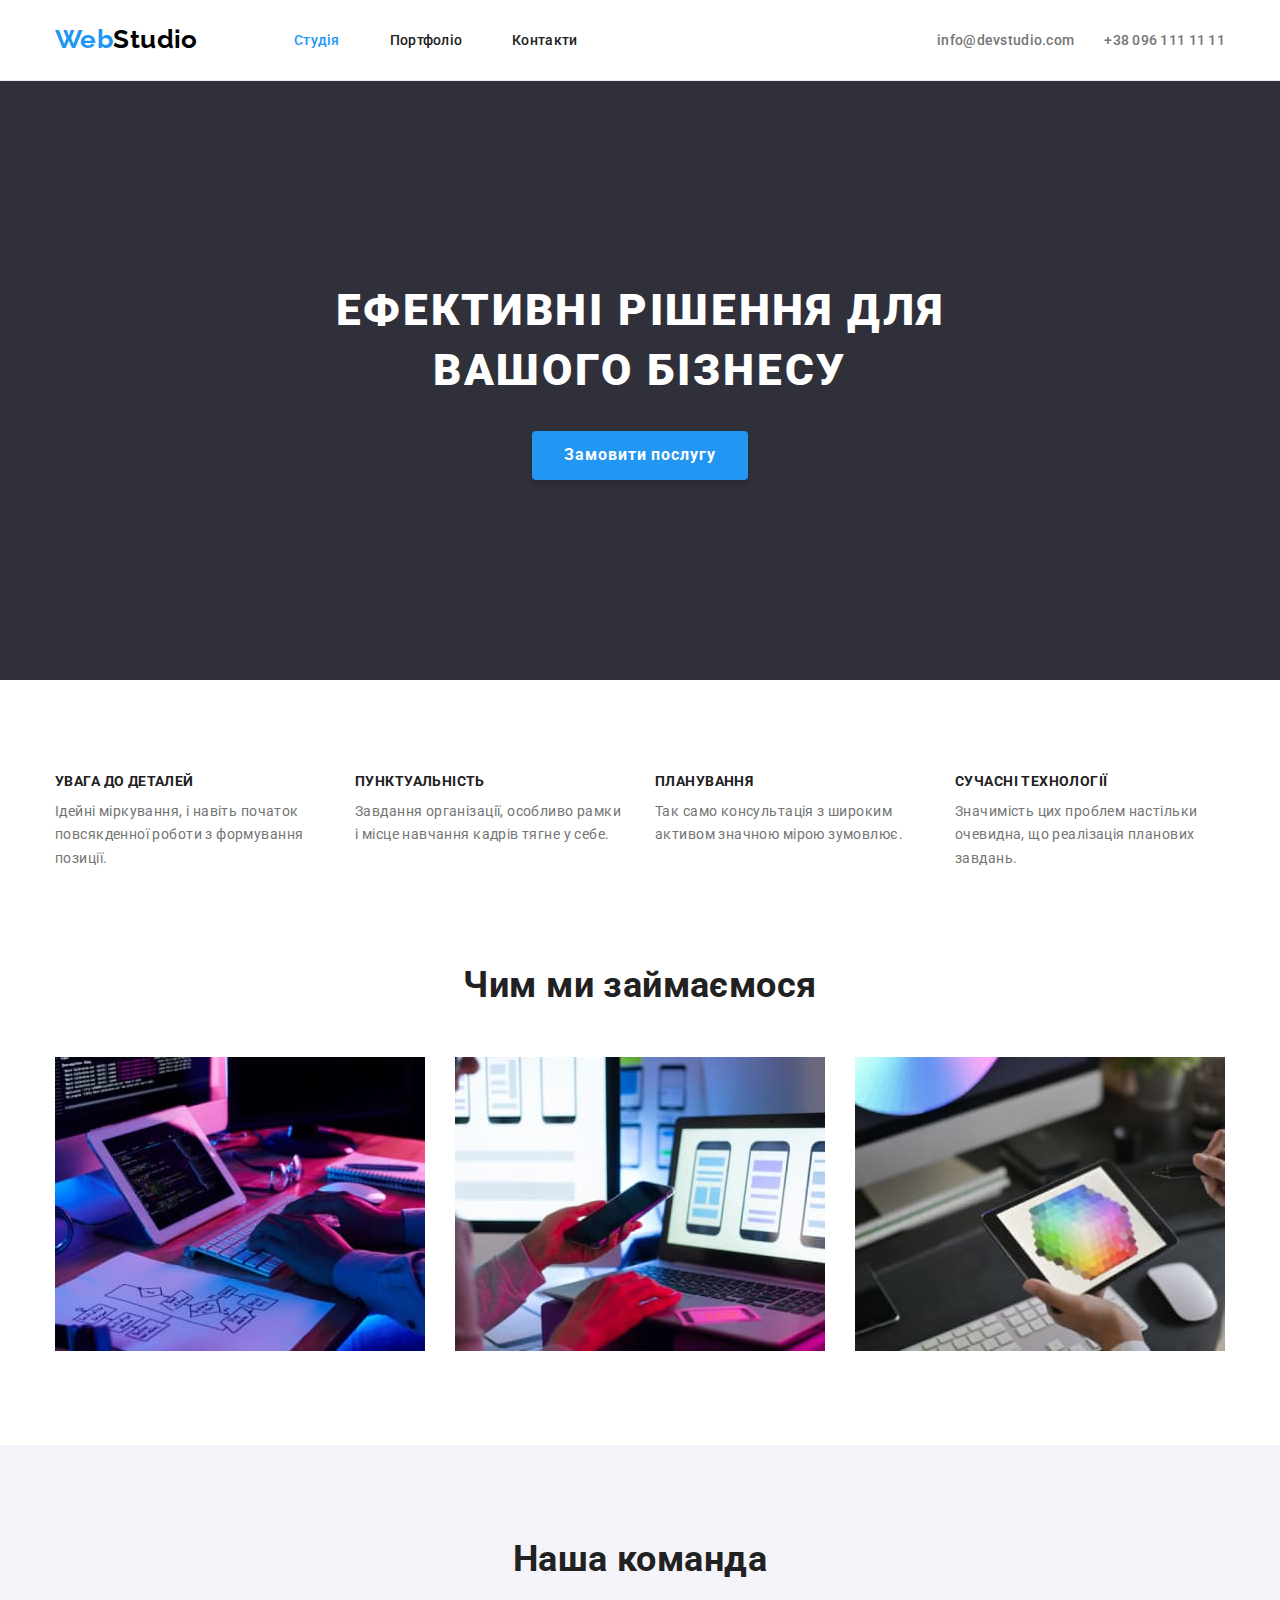
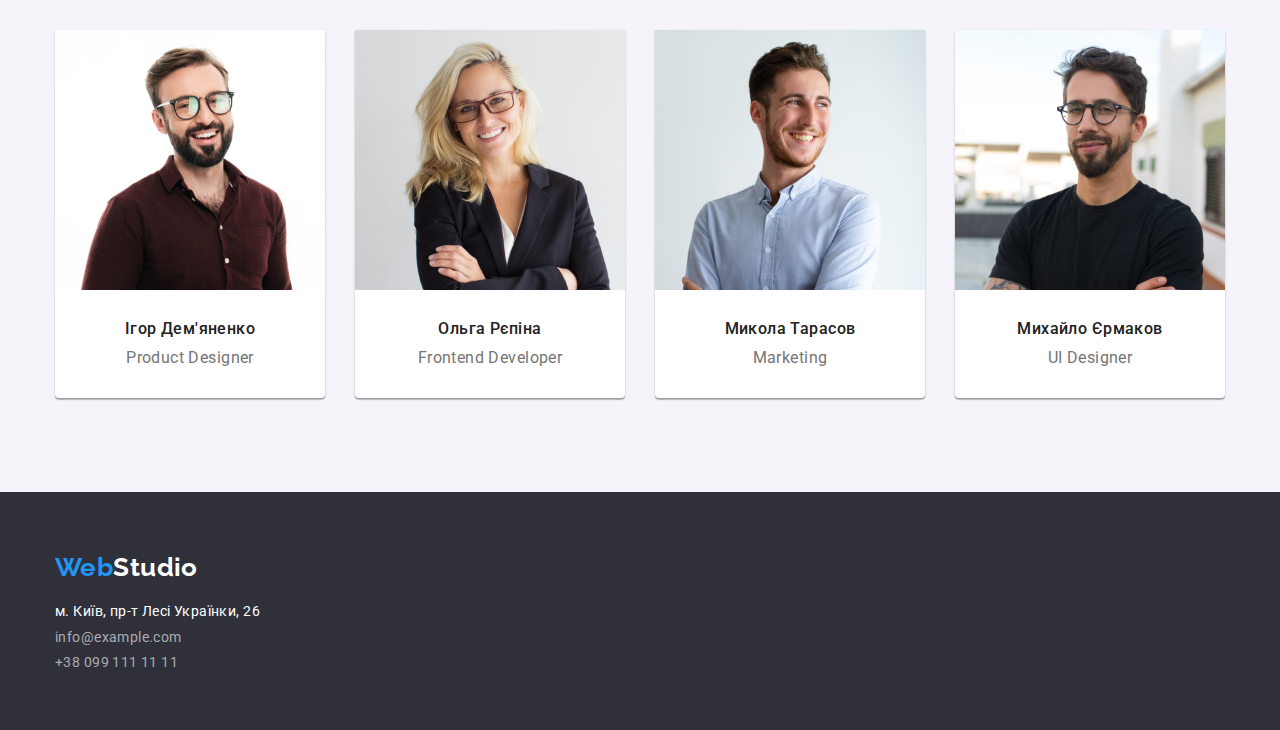
<file: index.html>
<!DOCTYPE html>
<html lang="uk">
	<head>
		<meta charset="UTF-8" />
		<meta http-equiv="X-UA-Compatible" content="IE=edge" />
		<meta name="viewport" content="width=device-width, initial-scale=1.0" />
		<title>Web Studio</title>
		<link rel="preconnect" href="https://fonts.googleapis.com" />
		<link rel="preconnect" href="https://fonts.gstatic.com" crossorigin />
		<link
			href="https://fonts.googleapis.com/css2?family=Raleway:wght@700&family=Roboto:wght@400;500;700;900&display=swap"
			rel="stylesheet"
		/>
		<link
			rel="stylesheet"
			href="https://cdnjs.cloudflare.com/ajax/libs/modern-normalize/1.1.0/modern-normalize.min.css"
		/>
		<link rel="stylesheet" href="./css/styles.css" />
	</head>
	<body>
		<header class="page-header">
			<div class="conteiner page-header-conteiner ">
				<nav class="page-navigatior">
					<a class="logo-header" href="./index.html" >
						<span class="accent">Web</span>Studio
					</a>
					<ul class="site-nav">
						<li class="nav-item"><a href="./index.html" class="link current">Студія</a></li>
						<li class="nav-item"><a href="./portfolio.html" class="link">Портфоліо</a></li>
						<li class="nav-item"><a href="#" class="link">Контакти</a></li>
					</ul>
				</nav>
				<ul class="contacts-list">
					<li><a  href="mailto:info@devstudio.com" class="email link" >info@devstudio.com</a></li>
					<li><a  href="tel:+380961111111" class="contact-phone link" >+38 096 111 11 11</a></li>
				</ul>
			</div>
		</header>
		<main>
			<section class="hero">
				<div class="conteiner">
				<h1 class="hero-title">Ефективні рішення для вашого бізнесу</h1>
				<button class="hero-btn" type="button" >Замовити послугу</button>
				</div>
			</section>

			<section class="section">
				<div class="conteiner">
				<h2 class="section-title visually-hidden">Наші особливості</h2>
				<ul class="features-list">
					<li class="features-item">
						<h3 class="features-title">УВАГА ДО ДЕТАЛЕЙ</h3>
						<p class="features-text">Ідейні міркування, і навіть початок повсякденної роботи з формування позиції.</p>
					</li>

					<li class="features-item">
						<h3 class="features-title">ПУНКТУАЛЬНІСТЬ</h3>
						<p class="features-text">Завдання організації, особливо рамки і місце навчання кадрів тягне у себе.</p>
					</li>
					<li class="features-item">
						<h3 class="features-title">ПЛАНУВАННЯ</h3>
						<p class="features-text">Так само консультація з широким активом значною мірою зумовлює.</p>
					</li>
					<li class="features-item">
						<h3 class="features-title">СУЧАСНІ ТЕХНОЛОГІЇ</h3>
						<p class="features-text">Значимість цих проблем настільки очевидна, що реалізація планових завдань.</p>
					</li>
				</ul>
			</div>
			</section>

			<section class="section-work">
				<div class="conteiner">
				<h2 class="section-title">Чим ми займаємося</h2>
				<ul class="work-list">
					<li class="work-photo">
						<img src="./image/box/box1.jpg" alt="робота за комп'ютером" width="370" />
					</li>
					<li class="work-photo">
						<img src="./image/box/box2.jpg" alt="робота у ноутбуці та телефоні" width="370" />
					</li>
					<li class="work-photo">
						<img src="./image/box/box3.jpg" alt="веселка у планшеті" width="370" />
					</li>
				</ul>
				</div>
			</section>

			<section class="section team">
				<div class="conteiner">
				<h2 class="section-title">Наша команда</h2>
				<ul class="team-list">
					<li class="team-item">
						<img src="./image/photo/img(1).jpg" alt="усміхнений чоловік в сорочці" width="270" />
						<h3 class="subject">Ігор Дем'яненко</h3>
						<p class="desc">Product Designer</p>
					</li>
					<li class="team-item">
						<img src="./image/photo/img(2).jpg" alt="усміхнена жінка блондинка в окулярах" width="270" />
						<h3 class="subject">Ольга Рєпіна</h3>
						<p class="desc">Frontend Developer</p>
					</li>
					<li class="team-item">
						<img src="./image/photo/img(3).jpg" alt="усміхнений хлопець з бородою" width="270" />
						<h3 class="subject">Микола Тарасов</h3>
						<p class="desc">Marketing</p>
					</li>
					<li class="team-item">
						<img src="./image/photo/img(4).jpg" alt="усміхнений чоловік в окулярах і бородою" width="270" />
						<h3 class="subject">Михайло Єрмаков</h3>
						<p class="desc">UI Designer</p>
					</li>
				</ul>
				</div>
			</section>
		</main>
		<footer class="footer">
			<div class="conteiner">
			<a class="logo-footer" href="./index.html">
				<span class="accent">Web</span>Studio
			</a>
			<address>
				<ul class="contacts-item">
					<li class="address-item">
						<a
							class="address"
							href="https://goo.gl/maps/CPtrU1FHBa2aNyZL9"
							target="_blank"
							rel="noopener noreferrer nofollow"
						>м. Київ, пр-т Лесі Українки, 26
						</a>
					</li>
					<li class="letter">
						<a href="mailto:info@example.com" class=" link">info@example.com</a></li>
					<li class="number-phone ">
						<a href="tel:+380991111111" class="link">+38 099 111 11 11</a></li>
				</ul>
			</address>
		</div>
		</footer>
	</body>
</html>
</file>
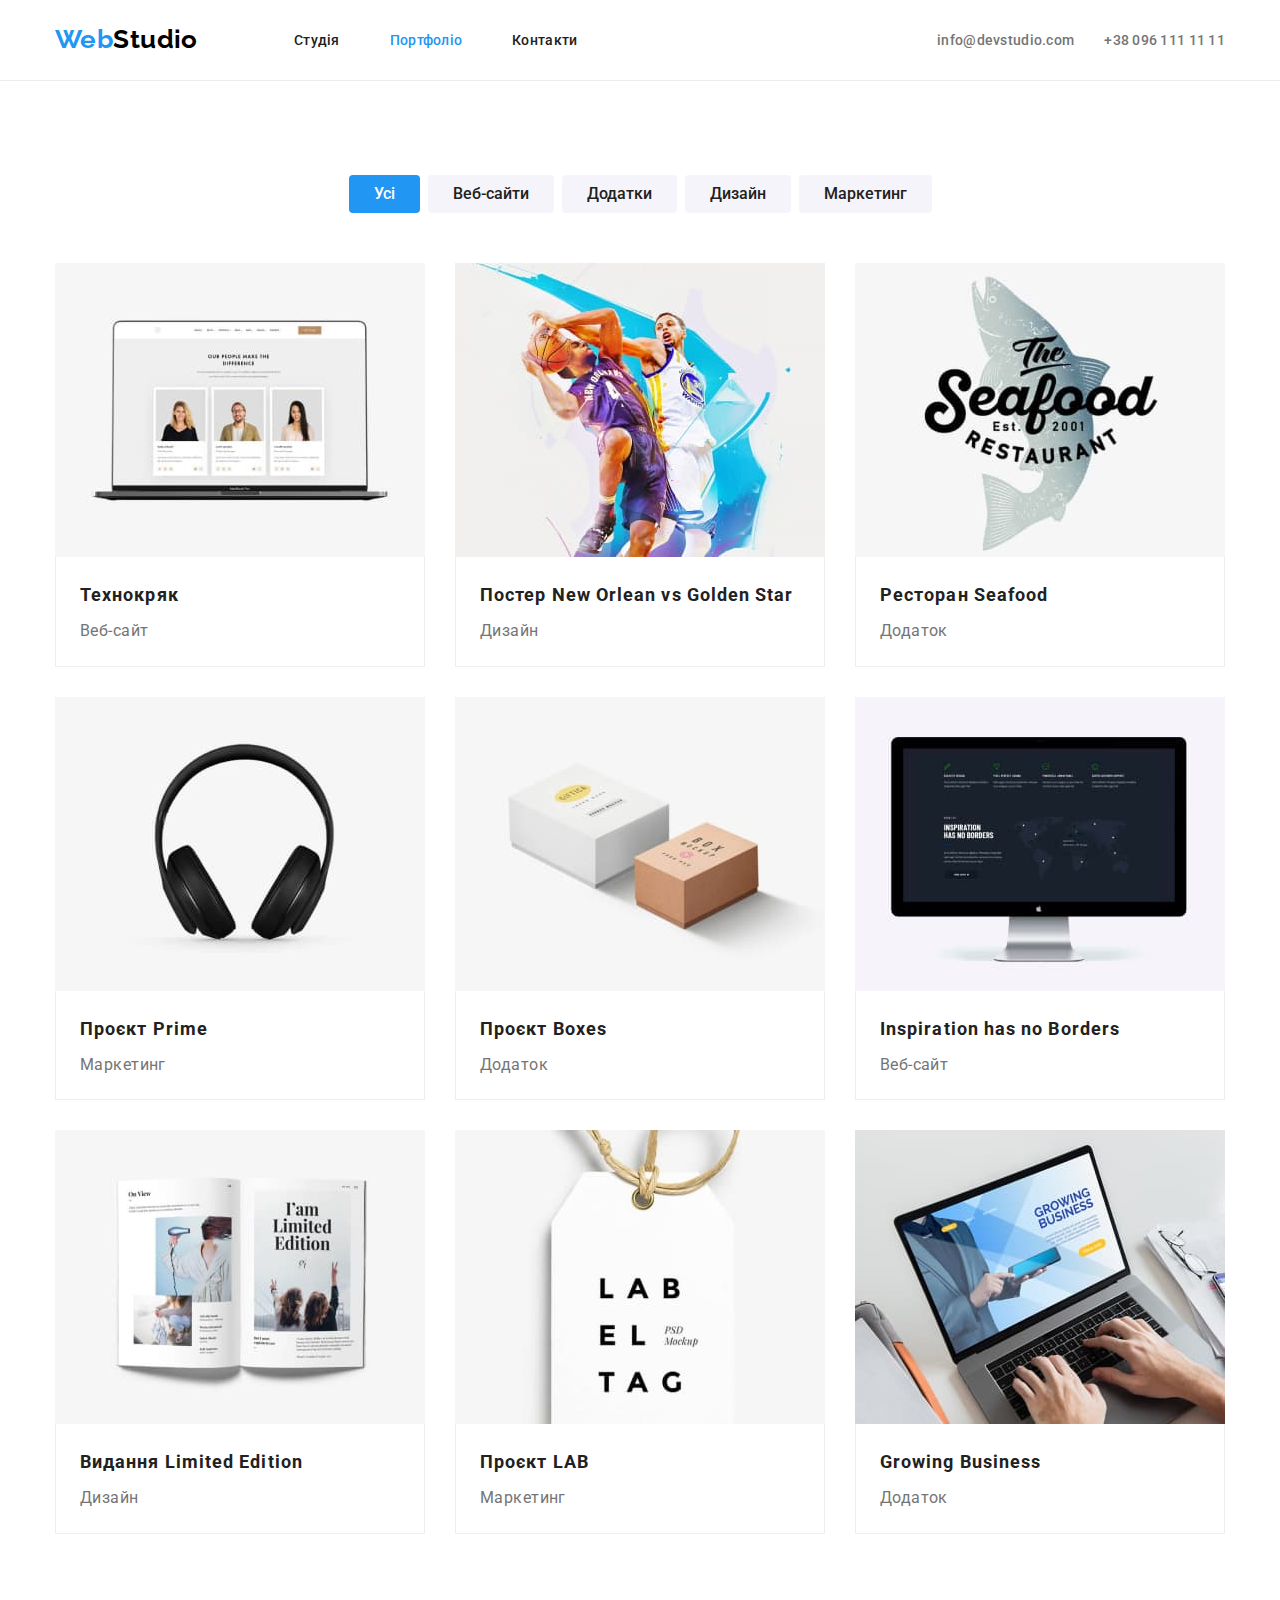
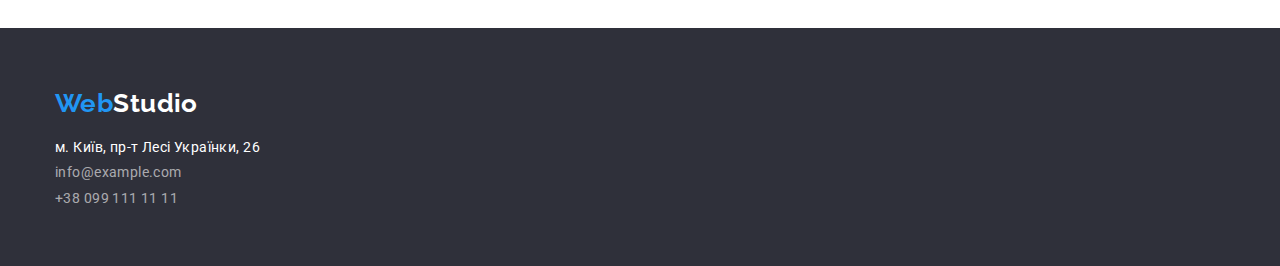
<file: portfolio.html>
<!DOCTYPE html>
<html lang="uk">
	<head>
		<meta charset="UTF-8" />
		<meta http-equiv="X-UA-Compatible" content="IE=edge" />
		<meta name="viewport" content="width=device-width, initial-scale=1.0" />
		<title>Portfolio</title>
		<link rel="preconnect" href="https://fonts.googleapis.com" />
		<link rel="preconnect" href="https://fonts.gstatic.com" crossorigin />
		<link
			href="https://fonts.googleapis.com/css2?family=Raleway:wght@700&family=Roboto:wght@400;500;700&display=swap"
			rel="stylesheet"
		/>
		<link
			rel="stylesheet"
			href="https://cdnjs.cloudflare.com/ajax/libs/modern-normalize/1.1.0/modern-normalize.min.css"
		/>
		<link rel="stylesheet" href="./css/styles.css" />
	</head>
	<body>
		<header class="page-header">
			<div class="conteiner page-header-conteiner">
				<nav class="page-navigatior">
					<a class="logo-header" href="./index.html">
						<span class="accent">Web</span>Studio
					</a>
					<ul class="site-nav">
						<li class="nav-item"><a href="./index.html" class="link">Студія</a></li>
						<li class="nav-item"><a href="./portfolio.html" class="link current">Портфоліо</a></li>
						<li class="nav-item"><a href="#" class="link">Контакти</a></li>
					</ul>
				</nav>
				<ul class="contacts-list">
					<li>
						<a href="mailto:info@devstudio.com" class="email link">info@devstudio.com</a>
					</li>
					<li>
						<a href="tel:+380961111111" class="contact-phone link">+38 096 111 11 11</a>
					</li>
				</ul>
			</div>
		</header>
		<main>
			<section class="section">
				<div class="conteiner">
					<h1 class="section-title visually-hidden">Портфоліо</h1>
					<ul class="filter-list">
						<li>
							<button type="button" class="filter-drop btn current">Усі</button>
						</li>
						<li>
							<button type="button" class="filter-drop">Веб-сайти</button>
						</li>
						<li>
							<button type="button" class="filter-drop">Додатки</button>
						</li>
						<li>
							<button type="button" class="filter-drop">Дизайн</button>
						</li>
						<li>
							<button type="button" class="filter-drop">Маркетинг</button>
						</li>
					</ul>

					<ul class="portfolio-container">
						<li class="portfolio-item">
							<img src="./image/portfolio/p1.jpg" alt="ноутбук з активним сайтом" width="370" />
							<div class="portfolio-border">
								<h2 class="portfolio-title">Технокряк</h2>
								<p class="portfolio-descr">Веб-сайт</p>
							</div>
						</li>
						<li class="portfolio-item">
							<img src="./image/portfolio/p2.jpg" alt="баскетболісти" width="370" />
							<div class="portfolio-border">
								<h2 class="portfolio-title">Постер New Orlean vs Golden Star</h2>
								<p class="portfolio-descr">Дизайн</p>
							</div>
						</li>
						<li class="portfolio-item">
							<img src="./image/portfolio/p3.jpg" alt="емблема ресторану риби" width="370" />
							<div class="portfolio-border">
								<h2 class="portfolio-title">Ресторан Seafood</h2>
								<p class="portfolio-descr">Додаток</p>
							</div>
						</li>
						<li class="portfolio-item">
							<img src="./image/portfolio/p4.jpg" alt="наушники" width="370" />
							<div class="portfolio-border">
								<h2 class="portfolio-title">Проєкт Prime</h2>
								<p class="portfolio-descr">Маркетинг</p>
							</div>
						</li>
						<li class="portfolio-item">
							<img src="./image/portfolio/p5.jpg" alt="дві коробки" width="370" />
							<div class="portfolio-border">
								<h2 class="portfolio-title">Проєкт Boxes</h2>
								<p class="portfolio-descr">Додаток</p>
							</div>
						</li>
						<li class="portfolio-item">
							<img src="./image/portfolio/p6.jpg" alt="екран комп'ютера" width="370" />
							<div class="portfolio-border">
								<h2 class="portfolio-title">Inspiration has no Borders</h2>
								<p class="portfolio-descr">Веб-сайт</p>
							</div>
						</li>
						<li class="portfolio-item">
							<img src="./image/portfolio/p7.jpg" alt="журнал" width="370" />
							<div class="portfolio-border">
								<h2 class="portfolio-title">Видання Limited Edition</h2>
								<p class="portfolio-descr">Дизайн</p>
							</div>
						</li>
						<li class="portfolio-item">
							<img src="./image/portfolio/p8.jpg" alt="бірка" width="370" />
							<div class="portfolio-border">
								<h2 class="portfolio-title">Проєкт LAB</h2>
								<p class="portfolio-descr">Маркетинг</p>
							</div>
						</li>
						<li class="portfolio-item">
							<img src="./image/portfolio/p9.jpg" alt="робота на ноутбуці" width="370" />
							<div class="portfolio-border">
								<h2 class="portfolio-title">Growing Business</h2>
								<p class="portfolio-descr">Додаток</p>
							</div>
						</li>
					</ul>
				</div>
			</section>
		</main>
		<footer class="footer">
			<div class="conteiner">
				<a class="logo-footer" href="./index.html">
					<span class="accent">Web</span>Studio
				</a>
				<address>
					<ul class="contacts-item">
						<li class="address-item">
							<a
								class="address"
								href="https://goo.gl/maps/CPtrU1FHBa2aNyZL9"
								target="_blank"
								rel="noopener noreferrer nofollow"
							>
								м. Київ, пр-т Лесі Українки, 26
							</a>
						</li>
						<li class="letter">
							<a href="mailto:info@example.com" class="link">info@example.com</a>
						</li>
						<li class="number-phone">
							<a href="tel:+380991111111" class="link">+38 099 111 11 11</a>
						</li>
					</ul>
				</address>
			</div>
		</footer>
	</body>
</html>
</file>
<file: css/styles.css>
:root {
	--primary-text-color: #212121;
	--primary-blue-color: #2196f3;
	--primary-white-color: #ffffff;
	--p-text: #757575;
}
h1,
h2,
h3,
h4,
p {
	margin-top: 0;
	margin-bottom: 0;
}
ul,
ol {
	margin-top: 0;
	margin-bottom: 0;
	padding-left: 0;
}
img {
	display: block;
	max-width: 100%;
	height: auto;
}

body {
	background-color: var(--primary-white-color);
	color: var(--primary-text-color);
	font-family: Roboto, sans-serif;
	letter-spacing: 0.03em;
	font-size: 14px;
}
.conteiner {
	width: 1200px;
	margin-left: auto;
	margin-right: auto;
	padding-left: 15px;
	padding-right: 15px;
}
ul {
	list-style: none;
}
.accent {
	color: var(--primary-blue-color);
}

/* Header */
.logo-header {
	font-family: Raleway, cursive;
	font-weight: 700;
	font-size: 26px;
	line-height: 1.2;
	width: 145px;
	color: #000000;
	text-decoration: none;
	padding-top: 24px;
	padding-bottom: 25px;
	margin-right: 94px;
}
.page-header {
	border-bottom: 1px solid #ececec;
}
.page-header-conteiner {
	display: flex;
	align-items: center;
}
.page-navigatior {
	display: flex;
	align-items: center;
}
.contacts-list {
	display: flex;
	align-items: center;
	margin-left: auto;
}

/* Site-nav */
.site-nav {
	display: flex;
	column-gap: 50px;
}

.site-nav .link {
	color: var(--primary-text-color);
	font-weight: 500;
	line-height: 1.14;
	letter-spacing: 0.02em;
	text-decoration: none;
}

.site-nav .link:hover,
.site-nav .link:focus {
	color: var(--primary-blue-color);
}
.site-nav .link.current {
	color: var(--primary-blue-color);
}
.contacts-list .link {
	color: var(--p-text);
	font-weight: 500;
	line-height: 1.14;
	letter-spacing: 0.02em;
	text-decoration: none;
}
.contacts-list .link:hover,
.contacts-list .link:focus {
	color: var(--primary-blue-color);
}
.email {
	margin-right: 30px;
}
/* Hero */
.hero {
	background-color: #2f303a;
	padding-top: 200px;
	padding-bottom: 200px;
	text-align: center;
}
.hero-title {
	color: var(--primary-white-color);
	font-weight: 900;
	font-size: 44px;
	line-height: 1.36;
	letter-spacing: 0.06em;
	text-transform: uppercase;
	width: 696px;
	margin: auto;
	margin-bottom: 30px;
}
.hero-btn {
	color: var(--primary-white-color);
	background-color: var(--primary-blue-color);
	border: var(--primary-blue-color);
	font-weight: 700;
	font-size: 16px;
	line-height: 1.8;
	letter-spacing: 0.06em;
	cursor: pointer;
	font-family: inherit;
	box-shadow: 0px 4px 4px rgba(0, 0, 0, 0.15);
	border-radius: 4px;
	padding: 10px 32px;
}
/* Section */
.section {
	padding-top: 94px;
	padding-bottom: 94px;
}
.section-work {
	padding-bottom: 94px;
}

.section-title {
	color: var(--primary-text-color);
	font-weight: 700;
	font-size: 36px;
	line-height: 1.16;
	text-align: center;
	margin-bottom: 50px;
}
.visually-hidden {
	position: absolute;
	white-space: nowrap;
	width: 1px;
	height: 1px;
	overflow: hidden;
	border: 0;
	padding: 0;
	clip: rect(0 0 0 0);
	clip-path: inset(50%);
	margin: -1px;
}

/* Features */
.features-list {
	display: flex;
	column-gap: 30px;
}
.features-item {
	flex-basis: calc((100% - 90px) / 4);
}
.features-title {
	color: var(--primary-text-color);
	font-weight: 700;
	line-height: 1.14;
	font-size: 14px;
	text-transform: uppercase;
	margin-bottom: 10px;
}
.features-text {
	color: var(--p-text);
	line-height: 1.7;
}
/*Work*/
.work-list {
	display: flex;
	column-gap: 30px;
}
.work-photo {
	flex-basis: calc((100% - 60px) / 3);
}

/*Team*/
.team {
	background-color: #f5f4fa;
}
.team-list {
	display: flex;
	column-gap: 30px;
}
.team-item {
	background-color: var(--primary-white-color);
	flex-basis: calc((100% - 90px) / 4);
	box-shadow: 0px 1px 3px rgba(0, 0, 0, 0.12), 0px 1px 1px rgba(0, 0, 0, 0.14), 0px 2px 1px rgba(0, 0, 0, 0.2);
	border-radius: 0px 0px 4px 4px;
}
.subject {
	font-weight: 500;
	font-size: 16px;
	line-height: 1.18;
	text-align: center;
	margin-top: 30px;
	margin-bottom: 10px;
}
.desc {
	color: var(--p-text);
	font-size: 16px;
	line-height: 1.18;
	text-align: center;
	margin-bottom: 30px;
}

/* Footer */
.footer {
	background-color: #2f303a;
	padding-top: 60px;
	padding-bottom: 60px;
}
.logo-footer {
	font-family: Raleway, cursive;
	font-weight: 700;
	font-size: 26px;
	line-height: 1.2;
	color: var(--primary-white-color);
	text-decoration: none;
}
.contacts-item .link {
	color: rgba(255, 255, 255, 0.6);
	text-decoration: none;
	font-style: normal;
}
.contacts-item .address:hover,
.contacts-item .address:focus,
.contacts-item .link:hover,
.contacts-item .link:focus {
	color: var(--primary-blue-color);
}
.contacts-item {
	margin-top: 20px;
}
.address {
	color: var(--primary-white-color);
	text-decoration: none;
	font-style: normal;
}

.address-item {
	margin-bottom: 9px;
}
.letter {
	margin-bottom: 9px;
}

/* Portfolio */
.btn.current {
	background-color: var(--primary-blue-color);
	color: var(--primary-white-color);
}

.filter-list {
	display: flex;
	justify-content: center;
	column-gap: 8px;
	margin-bottom: 50px;
}
.filter-drop {
	color: var(--primary-text-color);
	background-color: #f5f4fa;
	font-weight: 500;
	font-size: 16px;
	line-height: 1.6;
	cursor: pointer;
	font-family: inherit;
	display: inline-block;
	border-radius: 4px;
	border-color: #f5f4fa;
	border-style: none;
	padding: 6px 25px;
}

.filter-list .filter-drop:hover,
.filter-list .filter-drop:focus {
	color: var(--primary-white-color);
	background-color: var(--primary-blue-color);
}
.portfolio-container {
	display: flex;
	flex-wrap: wrap;
	gap: 30px;
}
.portfolio-item {
	flex-basis: calc((100% - 60px) / 3);
}
.portfolio-border {
	border-left: 1px solid#EEEEEE;
	border-right: 1px solid#EEEEEE;
	border-bottom: 1px solid#EEEEEE;
	padding-top: 20px;
	padding-left: 24px;
	padding-right: 24px;
	padding-bottom: 20px;
}
.portfolio-title {
	color: var(--primary-text-color);
	font-weight: 700;
	font-size: 18px;
	line-height: 2;
	letter-spacing: 0.06em;
	margin-bottom: 4px;
	
}
.portfolio-descr {
	color: var(--p-text);
	font-size: 16px;
	line-height: 1.8;
}
</file>
